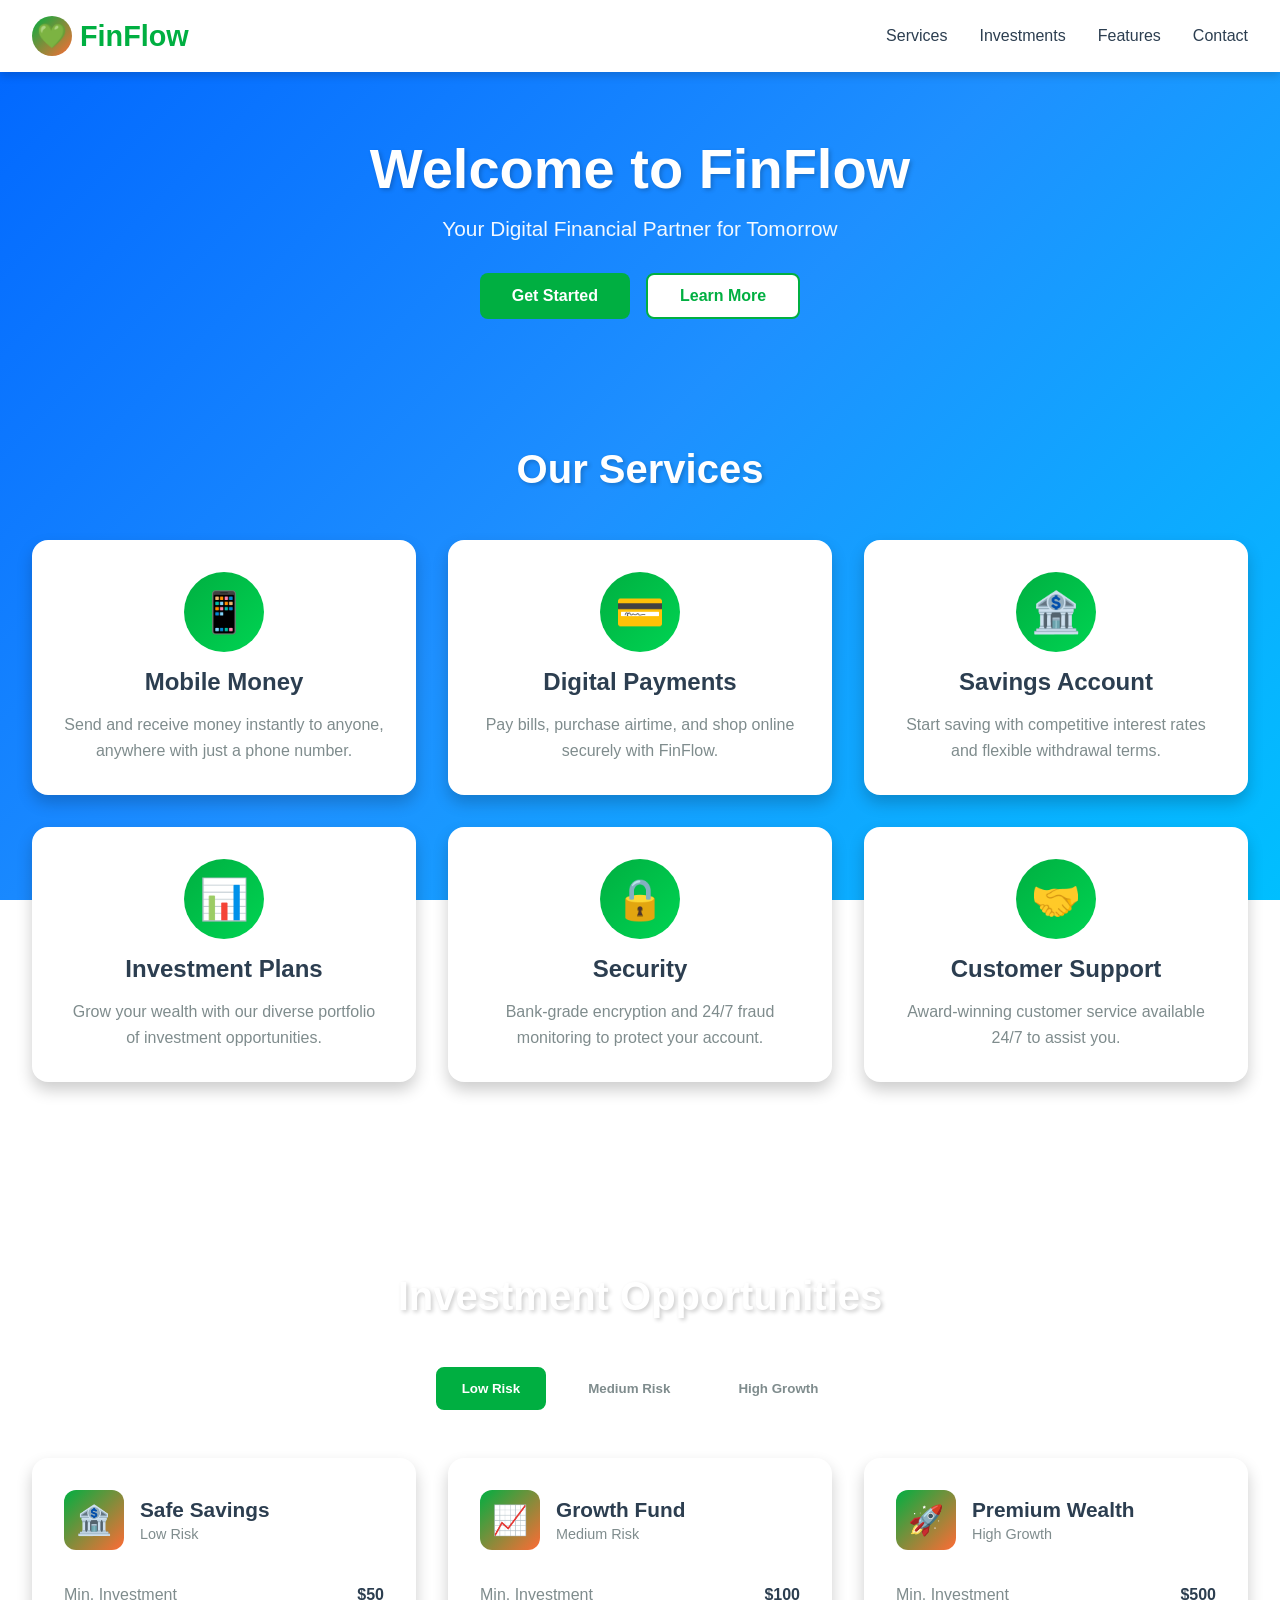
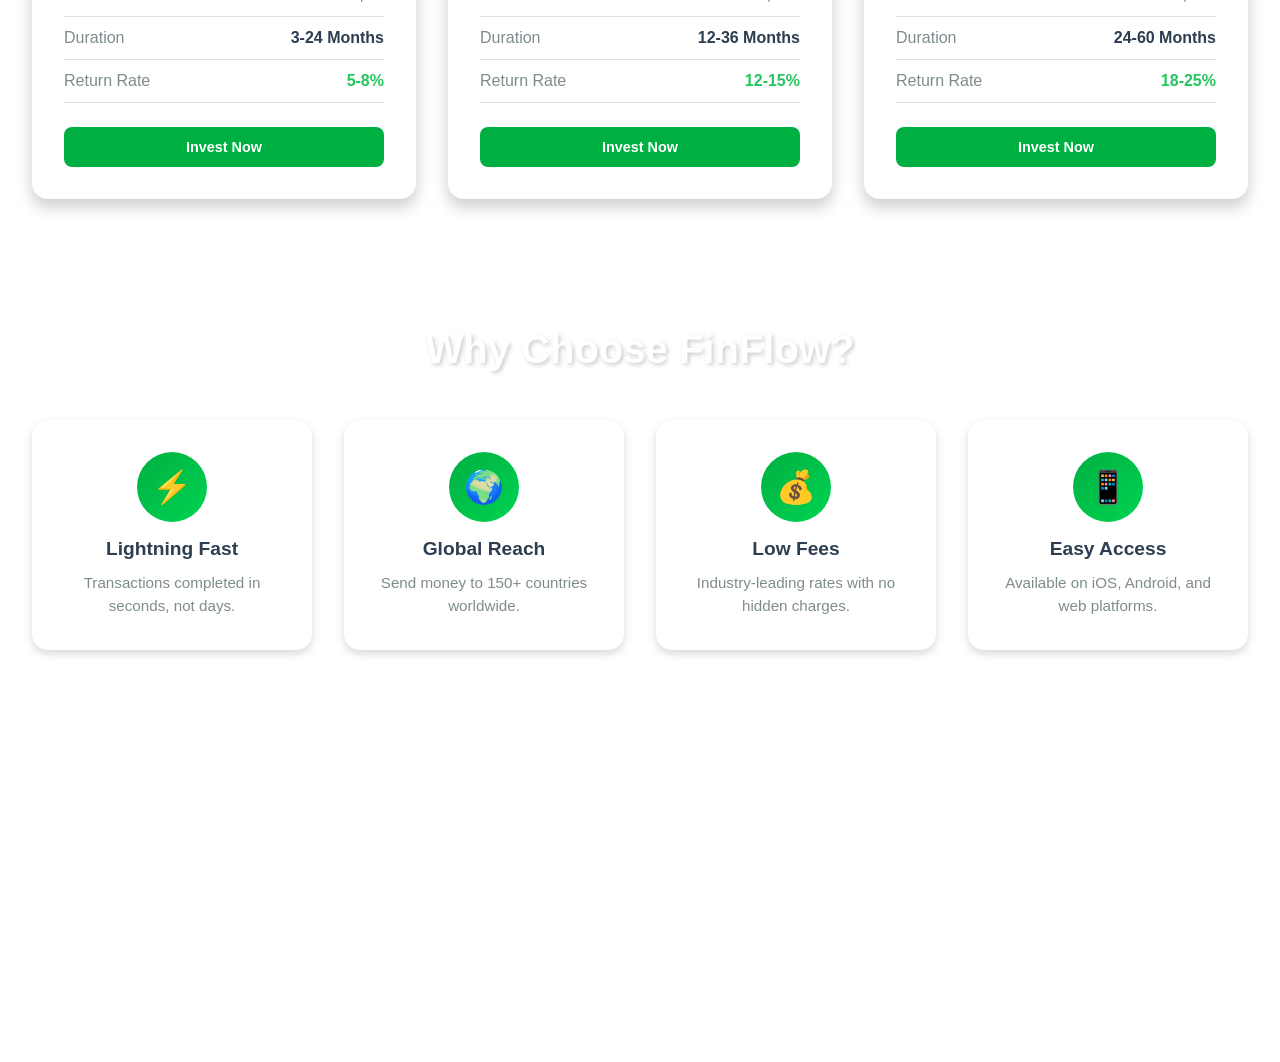
<file: index.html>
<!DOCTYPE html>
<html lang="en">
<head>
    <meta charset="UTF-8">
    <meta name="viewport" content="width=device-width, initial-scale=1.0">
    <title>FinFlow - Digital Financial Services</title>
    <style>
        * {
            margin: 0;
            padding: 0;
            box-sizing: border-box;
        }

        :root {
            --primary-color: #00af41;
            --secondary-color: #ff6b35;
            --dark-bg: #1a1a1a;
            --light-bg: #f8f9fa;
            --text-dark: #2c3e50;
            --text-light: #7f8c8d;
            --border-color: #e0e0e0;
            --shadow-sm: 0 2px 4px rgba(0, 0, 0, 0.1);
            --shadow-md: 0 4px 8px rgba(0, 0, 0, 0.15);
            --shadow-lg: 0 8px 16px rgba(0, 0, 0, 0.2);
            --shadow-xl: 0 16px 32px rgba(0, 0, 0, 0.25);
        }

        body {
            background: linear-gradient(135deg, #0066ff 0%, #1e90ff 50%, #00bfff 100%);
            background-attachment: fixed;
            font-family: 'Segoe UI', Tahoma, Geneva, Verdana, sans-serif;
            color: var(--text-dark);
            min-height: 100vh;
        }

        /* Header & Navigation */
        header {
            background: white;
            box-shadow: var(--shadow-md);
            position: sticky;
            top: 0;
            z-index: 1000;
        }

        .header-container {
            display: flex;
            justify-content: space-between;
            align-items: center;
            padding: 1rem 2rem;
            max-width: 1400px;
            margin: 0 auto;
        }

        .logo {
            display: flex;
            align-items: center;
            gap: 0.5rem;
            font-size: 1.8rem;
            font-weight: 700;
            color: var(--primary-color);
        }

        .logo-icon {
            width: 40px;
            height: 40px;
            background: linear-gradient(135deg, var(--primary-color), var(--secondary-color));
            border-radius: 50%;
            display: flex;
            align-items: center;
            justify-content: center;
            color: white;
            font-weight: bold;
            font-size: 1.5rem;
        }

        .nav-links {
            display: flex;
            gap: 2rem;
            list-style: none;
        }

        .nav-links a {
            text-decoration: none;
            color: var(--text-dark);
            font-weight: 500;
            transition: color 0.3s ease;
        }

        .nav-links a:hover {
            color: var(--primary-color);
        }

        .nav-links a.active {
            color: var(--primary-color);
            border-bottom: 2px solid var(--primary-color);
            padding-bottom: 0.25rem;
        }

        /* Hero Section */
        .hero {
            padding: 4rem 2rem;
            text-align: center;
            color: white;
            max-width: 1400px;
            margin: 0 auto;
        }

        .hero h1 {
            font-size: 3.5rem;
            margin-bottom: 1rem;
            text-shadow: 2px 2px 4px rgba(0, 0, 0, 0.2);
        }

        .hero p {
            font-size: 1.3rem;
            margin-bottom: 2rem;
            opacity: 0.95;
        }

        .cta-buttons {
            display: flex;
            gap: 1rem;
            justify-content: center;
            flex-wrap: wrap;
        }

        .btn {
            padding: 0.75rem 2rem;
            border: none;
            border-radius: 0.5rem;
            font-size: 1rem;
            font-weight: 600;
            cursor: pointer;
            transition: all 0.3s ease;
            text-decoration: none;
            display: inline-block;
        }

        .btn-primary {
            background: var(--primary-color);
            color: white;
        }

        .btn-primary:hover {
            background: #008a32;
            transform: translateY(-2px);
            box-shadow: var(--shadow-lg);
        }

        .btn-secondary {
            background: white;
            color: var(--primary-color);
            border: 2px solid var(--primary-color);
        }

        .btn-secondary:hover {
            background: var(--primary-color);
            color: white;
            transform: translateY(-2px);
        }

        .btn-primary-sm {
            padding: 0.5rem 1.5rem;
            font-size: 0.9rem;
        }

        /* Main Container */
        .container {
            max-width: 1400px;
            margin: 0 auto;
            padding: 0 2rem;
        }

        /* Services Section */
        .services {
            padding: 4rem 0;
        }

        .section-title {
            text-align: center;
            font-size: 2.5rem;
            margin-bottom: 3rem;
            color: white;
            text-shadow: 2px 2px 4px rgba(0, 0, 0, 0.2);
        }

        .services-grid {
            display: grid;
            grid-template-columns: repeat(auto-fit, minmax(300px, 1fr));
            gap: 2rem;
            margin-bottom: 4rem;
        }

        .service-card {
            background: white;
            border-radius: 1rem;
            padding: 2rem;
            text-align: center;
            box-shadow: var(--shadow-lg);
            transition: all 0.3s ease;
            opacity: 0;
        }

        .service-card:hover {
            transform: translateY(-10px);
            box-shadow: var(--shadow-xl);
        }

        .service-icon {
            width: 80px;
            height: 80px;
            margin: 0 auto 1rem;
            background: linear-gradient(135deg, var(--primary-color), #00d452);
            border-radius: 50%;
            display: flex;
            align-items: center;
            justify-content: center;
            font-size: 2.5rem;
        }

        .service-card h3 {
            font-size: 1.5rem;
            margin-bottom: 1rem;
            color: var(--text-dark);
        }

        .service-card p {
            color: var(--text-light);
            line-height: 1.6;
        }

        /* Investment Section */
        .investments {
            padding: 4rem 0;
        }

        .tab-buttons {
            display: flex;
            justify-content: center;
            gap: 1rem;
            margin-bottom: 3rem;
            flex-wrap: wrap;
        }

        .tab-btn {
            padding: 0.75rem 1.5rem;
            background: white;
            border: 2px solid transparent;
            border-radius: 0.5rem;
            cursor: pointer;
            font-weight: 600;
            transition: all 0.3s ease;
            color: var(--text-light);
        }

        .tab-btn:hover {
            border-color: var(--primary-color);
        }

        .tab-btn.active {
            background: var(--primary-color);
            color: white;
            border-color: var(--primary-color);
        }

        .investment-cards {
            display: grid;
            grid-template-columns: repeat(auto-fit, minmax(280px, 1fr));
            gap: 2rem;
        }

        .investment-card {
            background: white;
            border-radius: 1rem;
            padding: 2rem;
            box-shadow: var(--shadow-lg);
            transition: all 0.3s ease;
            opacity: 0;
        }

        .investment-card:hover {
            transform: translateY(-10px);
            box-shadow: var(--shadow-xl);
        }

        .investment-header {
            display: flex;
            align-items: center;
            gap: 1rem;
            margin-bottom: 1.5rem;
        }

        .investment-icon {
            width: 60px;
            height: 60px;
            background: linear-gradient(135deg, var(--primary-color), var(--secondary-color));
            border-radius: 0.75rem;
            display: flex;
            align-items: center;
            justify-content: center;
            font-size: 1.8rem;
        }

        .investment-info h4 {
            font-size: 1.3rem;
            color: var(--text-dark);
            margin-bottom: 0.25rem;
        }

        .investment-info p {
            color: var(--text-light);
            font-size: 0.9rem;
        }

        .investment-details {
            margin-bottom: 1.5rem;
        }

        .detail-row {
            display: flex;
            justify-content: space-between;
            padding: 0.75rem 0;
            border-bottom: 1px solid var(--border-color);
        }

        .detail-label {
            color: var(--text-light);
        }

        .detail-value {
            font-weight: 600;
            color: var(--text-dark);
        }

        .return-positive {
            color: #22c55e;
        }

        .return-negative {
            color: #ef4444;
        }

        .invest-btn {
            width: 100%;
            padding: 0.75rem;
            background: var(--primary-color);
            color: white;
            border: none;
            border-radius: 0.5rem;
            font-weight: 600;
            cursor: pointer;
            transition: all 0.3s ease;
        }

        .invest-btn:hover {
            background: #008a32;
            transform: translateY(-2px);
        }

        /* Features Section */
        .features {
            padding: 4rem 0;
        }

        .features-grid {
            display: grid;
            grid-template-columns: repeat(auto-fit, minmax(250px, 1fr));
            gap: 2rem;
        }

        .feature-item {
            background: white;
            padding: 2rem;
            border-radius: 1rem;
            text-align: center;
            box-shadow: var(--shadow-md);
            transition: all 0.3s ease;
            opacity: 0;
        }

        .feature-item:hover {
            transform: scale(1.05);
            box-shadow: var(--shadow-lg);
        }

        .feature-icon {
            width: 70px;
            height: 70px;
            margin: 0 auto 1rem;
            background: linear-gradient(135deg, #00af41, #00d452);
            border-radius: 50%;
            display: flex;
            align-items: center;
            justify-content: center;
            font-size: 2rem;
        }

        .feature-item h4 {
            font-size: 1.2rem;
            margin-bottom: 0.75rem;
            color: var(--text-dark);
        }

        .feature-item p {
            color: var(--text-light);
            font-size: 0.95rem;
            line-height: 1.5;
        }

        /* Stats Section */
        .stats {
            padding: 4rem 0;
            background: rgba(255, 255, 255, 0.1);
            border-radius: 1rem;
            margin-bottom: 4rem;
        }

        .stats-grid {
            display: grid;
            grid-template-columns: repeat(auto-fit, minmax(200px, 1fr));
            gap: 2rem;
        }

        .stat-box {
            text-align: center;
            color: white;
        }

        .stat-box h3 {
            font-size: 2.5rem;
            margin-bottom: 0.5rem;
        }

        .stat-box p {
            font-size: 1.1rem;
            opacity: 0.9;
        }

        /* Modal Styles */
        .modal {
            position: fixed;
            top: 0;
            left: 0;
            width: 100%;
            height: 100%;
            background: rgba(0, 0, 0, 0.5);
            display: flex;
            align-items: center;
            justify-content: center;
            z-index: 2000;
            animation: fadeIn 0.3s ease;
        }

        .modal-content {
            background: white;
            padding: 2rem;
            border-radius: 1rem;
            max-width: 500px;
            width: 90%;
            position: relative;
            box-shadow: var(--shadow-xl);
            animation: slideUp 0.3s ease;
        }

        .modal-close {
            position: absolute;
            top: 1rem;
            right: 1rem;
            background: none;
            border: none;
            font-size: 1.5rem;
            cursor: pointer;
            color: var(--text-light);
            transition: color 0.3s ease;
        }

        .modal-close:hover {
            color: var(--text-dark);
        }

        .modal-content h2 {
            font-size: 1.5rem;
            margin-bottom: 1.5rem;
            color: var(--primary-color);
        }

        /* Form Styles */
        .investment-form {
            display: flex;
            flex-direction: column;
            gap: 1rem;
        }

        .form-group {
            display: flex;
            flex-direction: column;
        }

        .form-group label {
            font-weight: 600;
            margin-bottom: 0.5rem;
            color: var(--text-dark);
        }

        .form-group input,
        .form-group select {
            padding: 0.75rem;
            border: 1px solid var(--border-color);
            border-radius: 0.5rem;
            font-size: 1rem;
            transition: border-color 0.3s ease;
        }

        .form-group input:focus,
        .form-group select:focus {
            outline: none;
            border-color: var(--primary-color);
            box-shadow: 0 0 0 3px rgba(0, 175, 65, 0.1);
        }

        .investment-form .btn {
            margin-top: 1rem;
            width: 100%;
        }

        /* Animations */
        @keyframes fadeIn {
            from {
                opacity: 0;
            }
            to {
                opacity: 1;
            }
        }

        @keyframes slideUp {
            from {
                transform: translateY(50px);
                opacity: 0;
            }
            to {
                transform: translateY(0);
                opacity: 1;
            }
        }

        @keyframes slideIn {
            from {
                transform: translateX(100px);
                opacity: 0;
            }
            to {
                transform: translateX(0);
                opacity: 1;
            }
        }

        /* Money Colors */
        .money-addition,
        .income,
        .credit,
        .gain,
        .profit {
            color: #22c55e !important;
            font-weight: 600;
        }

        .money-deduction,
        .expense,
        .debit,
        .loss,
        .charge,
        .fee {
            color: #ef4444 !important;
            font-weight: 600;
        }

        /* Responsive */
        @media (max-width: 768px) {
            .hero h1 {
                font-size: 2.5rem;
            }

            .section-title {
                font-size: 2rem;
            }

            .nav-links {
                gap: 1rem;
                font-size: 0.9rem;
            }

            .cta-buttons {
                flex-direction: column;
                align-items: center;
            }
        }
    </style>
</head>
<body>
    <!-- Header -->
    <header>
        <div class="header-container">
            <div class="logo">
                <div class="logo-icon">💚</div>
                <span>FinFlow</span>
            </div>
            <nav>
                <ul class="nav-links">
                    <li><a href="#services" class="nav-link">Services</a></li>
                    <li><a href="#investments" class="nav-link">Investments</a></li>
                    <li><a href="#features" class="nav-link">Features</a></li>
                    <li><a href="#contact" class="nav-link">Contact</a></li>
                </ul>
            </nav>
        </div>
    </header>

    <!-- Hero Section -->
    <section class="hero">
        <h1>Welcome to FinFlow</h1>
        <p>Your Digital Financial Partner for Tomorrow</p>
        <div class="cta-buttons">
            <button class="btn btn-primary">Get Started</button>
            <button class="btn btn-secondary">Learn More</button>
        </div>
    </section>

    <!-- Services Section -->
    <section class="services" id="services">
        <div class="container">
            <h2 class="section-title">Our Services</h2>
            <div class="services-grid">
                <div class="service-card">
                    <div class="service-icon">📱</div>
                    <h3>Mobile Money</h3>
                    <p>Send and receive money instantly to anyone, anywhere with just a phone number.</p>
                </div>
                <div class="service-card">
                    <div class="service-icon">💳</div>
                    <h3>Digital Payments</h3>
                    <p>Pay bills, purchase airtime, and shop online securely with FinFlow.</p>
                </div>
                <div class="service-card">
                    <div class="service-icon">🏦</div>
                    <h3>Savings Account</h3>
                    <p>Start saving with competitive interest rates and flexible withdrawal terms.</p>
                </div>
                <div class="service-card">
                    <div class="service-icon">📊</div>
                    <h3>Investment Plans</h3>
                    <p>Grow your wealth with our diverse portfolio of investment opportunities.</p>
                </div>
                <div class="service-card">
                    <div class="service-icon">🔒</div>
                    <h3>Security</h3>
                    <p>Bank-grade encryption and 24/7 fraud monitoring to protect your account.</p>
                </div>
                <div class="service-card">
                    <div class="service-icon">🤝</div>
                    <h3>Customer Support</h3>
                    <p>Award-winning customer service available 24/7 to assist you.</p>
                </div>
            </div>
        </div>
    </section>

    <!-- Investment Section -->
    <section class="investments" id="investments">
        <div class="container">
            <h2 class="section-title">Investment Opportunities</h2>
            <div class="tab-buttons">
                <button class="tab-btn active" data-tab="tab1">Low Risk</button>
                <button class="tab-btn" data-tab="tab2">Medium Risk</button>
                <button class="tab-btn" data-tab="tab3">High Growth</button>
            </div>
            <div class="investment-cards">
                <div class="investment-card">
                    <div class="investment-header">
                        <div class="investment-icon">🏦</div>
                        <div class="investment-info">
                            <h4>Safe Savings</h4>
                            <p>Low Risk</p>
                        </div>
                    </div>
                    <div class="investment-details">
                        <div class="detail-row">
                            <span class="detail-label">Min. Investment</span>
                            <span class="detail-value">$50</span>
                        </div>
                        <div class="detail-row">
                            <span class="detail-label">Duration</span>
                            <span class="detail-value">3-24 Months</span>
                        </div>
                        <div class="detail-row">
                            <span class="detail-label">Return Rate</span>
                            <span class="detail-value return-positive">5-8%</span>
                        </div>
                    </div>
                    <button class="invest-btn btn-primary-sm">Invest Now</button>
                </div>
                <div class="investment-card">
                    <div class="investment-header">
                        <div class="investment-icon">📈</div>
                        <div class="investment-info">
                            <h4>Growth Fund</h4>
                            <p>Medium Risk</p>
                        </div>
                    </div>
                    <div class="investment-details">
                        <div class="detail-row">
                            <span class="detail-label">Min. Investment</span>
                            <span class="detail-value">$100</span>
                        </div>
                        <div class="detail-row">
                            <span class="detail-label">Duration</span>
                            <span class="detail-value">12-36 Months</span>
                        </div>
                        <div class="detail-row">
                            <span class="detail-label">Return Rate</span>
                            <span class="detail-value return-positive">12-15%</span>
                        </div>
                    </div>
                    <button class="invest-btn btn-primary-sm">Invest Now</button>
                </div>
                <div class="investment-card">
                    <div class="investment-header">
                        <div class="investment-icon">🚀</div>
                        <div class="investment-info">
                            <h4>Premium Wealth</h4>
                            <p>High Growth</p>
                        </div>
                    </div>
                    <div class="investment-details">
                        <div class="detail-row">
                            <span class="detail-label">Min. Investment</span>
                            <span class="detail-value">$500</span>
                        </div>
                        <div class="detail-row">
                            <span class="detail-label">Duration</span>
                            <span class="detail-value">24-60 Months</span>
                        </div>
                        <div class="detail-row">
                            <span class="detail-label">Return Rate</span>
                            <span class="detail-value return-positive">18-25%</span>
                        </div>
                    </div>
                    <button class="invest-btn btn-primary-sm">Invest Now</button>
                </div>
            </div>
        </div>
    </section>

    <!-- Features Section -->
    <section class="features" id="features">
        <div class="container">
            <h2 class="section-title">Why Choose FinFlow?</h2>
            <div class="features-grid">
                <div class="feature-item">
                    <div class="feature-icon">⚡</div>
                    <h4>Lightning Fast</h4>
                    <p>Transactions completed in seconds, not days.</p>
                </div>
                <div class="feature-item">
                    <div class="feature-icon">🌍</div>
                    <h4>Global Reach</h4>
                    <p>Send money to 150+ countries worldwide.</p>
                </div>
                <div class="feature-item">
                    <div class="feature-icon">💰</div>
                    <h4>Low Fees</h4>
                    <p>Industry-leading rates with no hidden charges.</p>
                </div>
                <div class="feature-item">
                    <div class="feature-icon">📱</div>
                    <h4>Easy Access</h4>
                    <p>Available on iOS, Android, and web platforms.</p>
                </div>
            </div>
        </div>
    </section>

    <!-- Stats Section -->
    <section class="stats" id="stats">
        <div class="container">
            <div class="stats-grid">
                <div class="stat-box">
                    <h3>2.5M+</h3>
                    <p>Active Users</p>
                </div>
                <div class="stat-box">
                    <h3>$500M+</h3>
                    <p>Total Transactions</p>
                </div>
                <div class="stat-box">
                    <h3>150+</h3>
                    <p>Countries Supported</p>
                </div>
                <div class="stat-box">
                    <h3>24/7</h3>
                    <p>Customer Support</p>
                </div>
            </div>
        </div>
    </section>

    <!-- Footer -->
    <footer style="text-align: center; padding: 2rem; color: white; margin-top: 4rem;">
        <p>&copy; 2024 FinFlow. All rights reserved. | Secure Financial Solutions</p>
    </footer>

    <script src="fintech-script.js"></script>
</body>
</html>
</file>
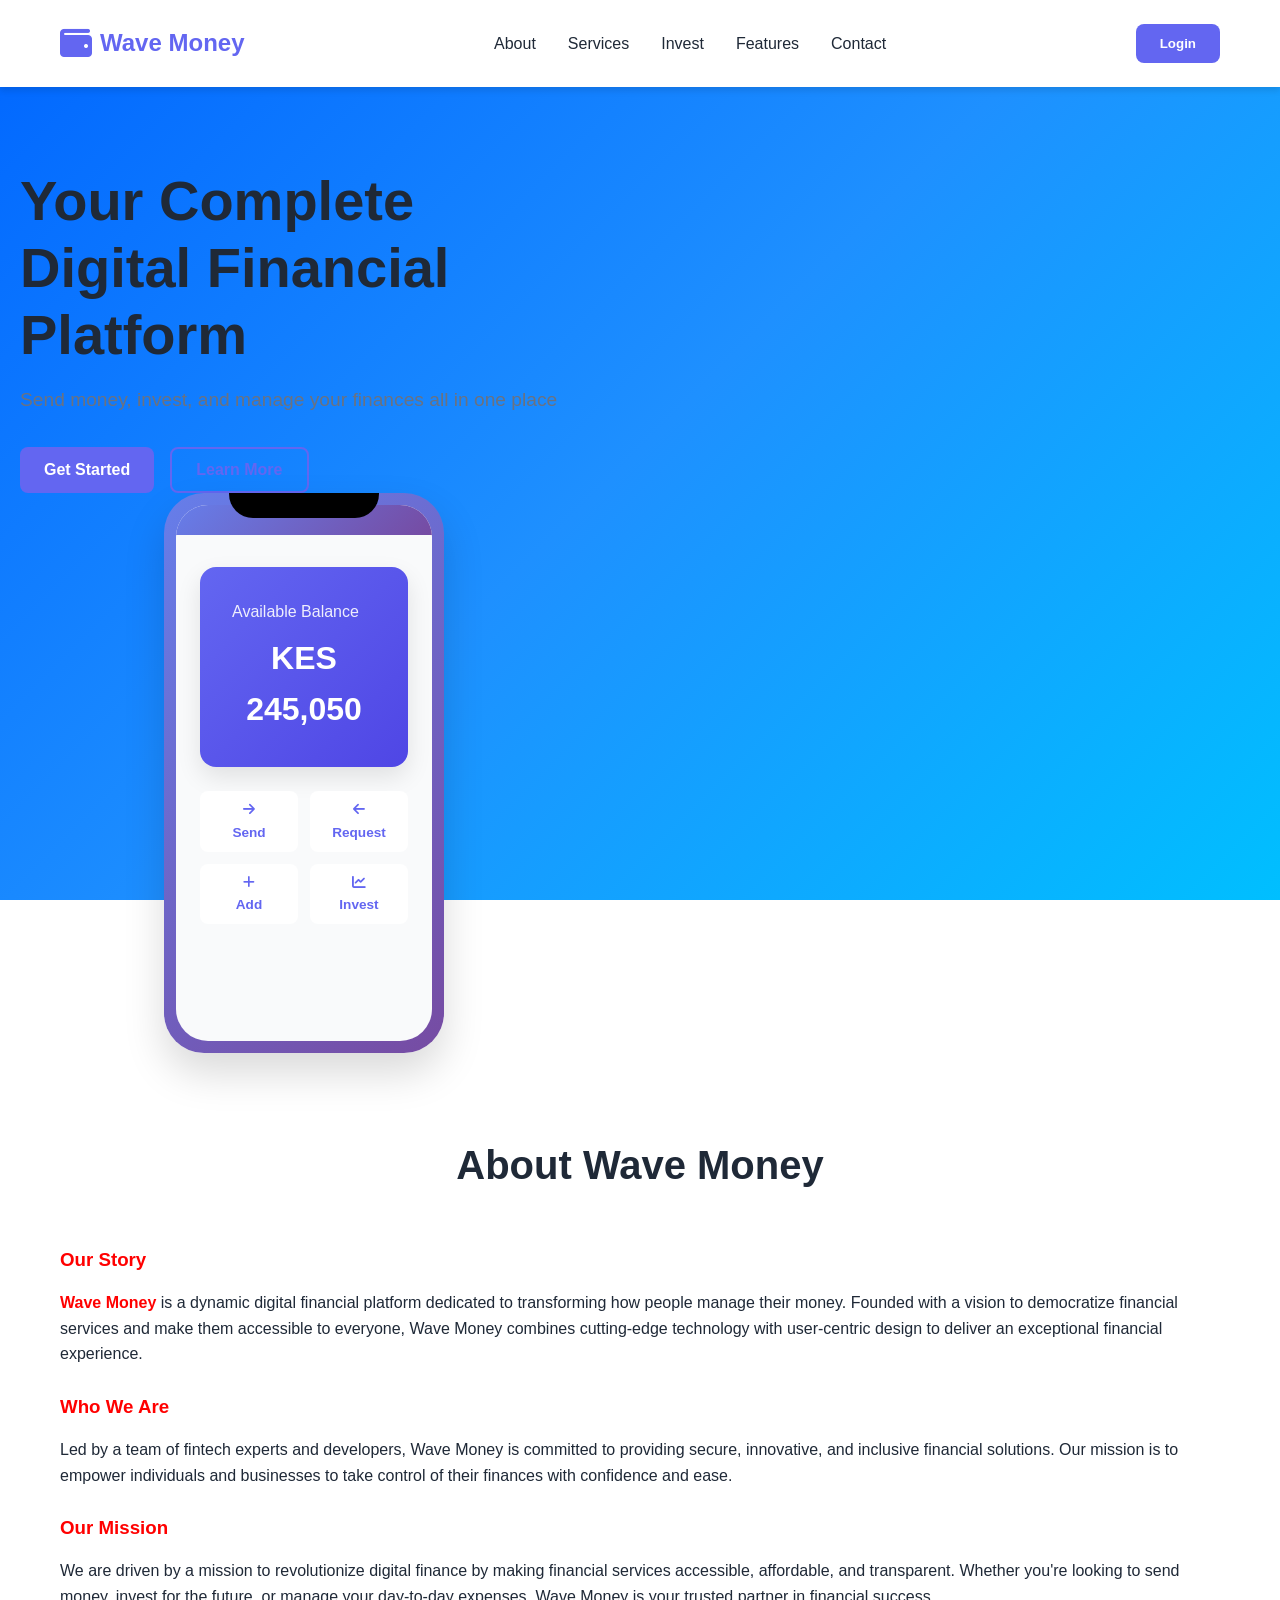
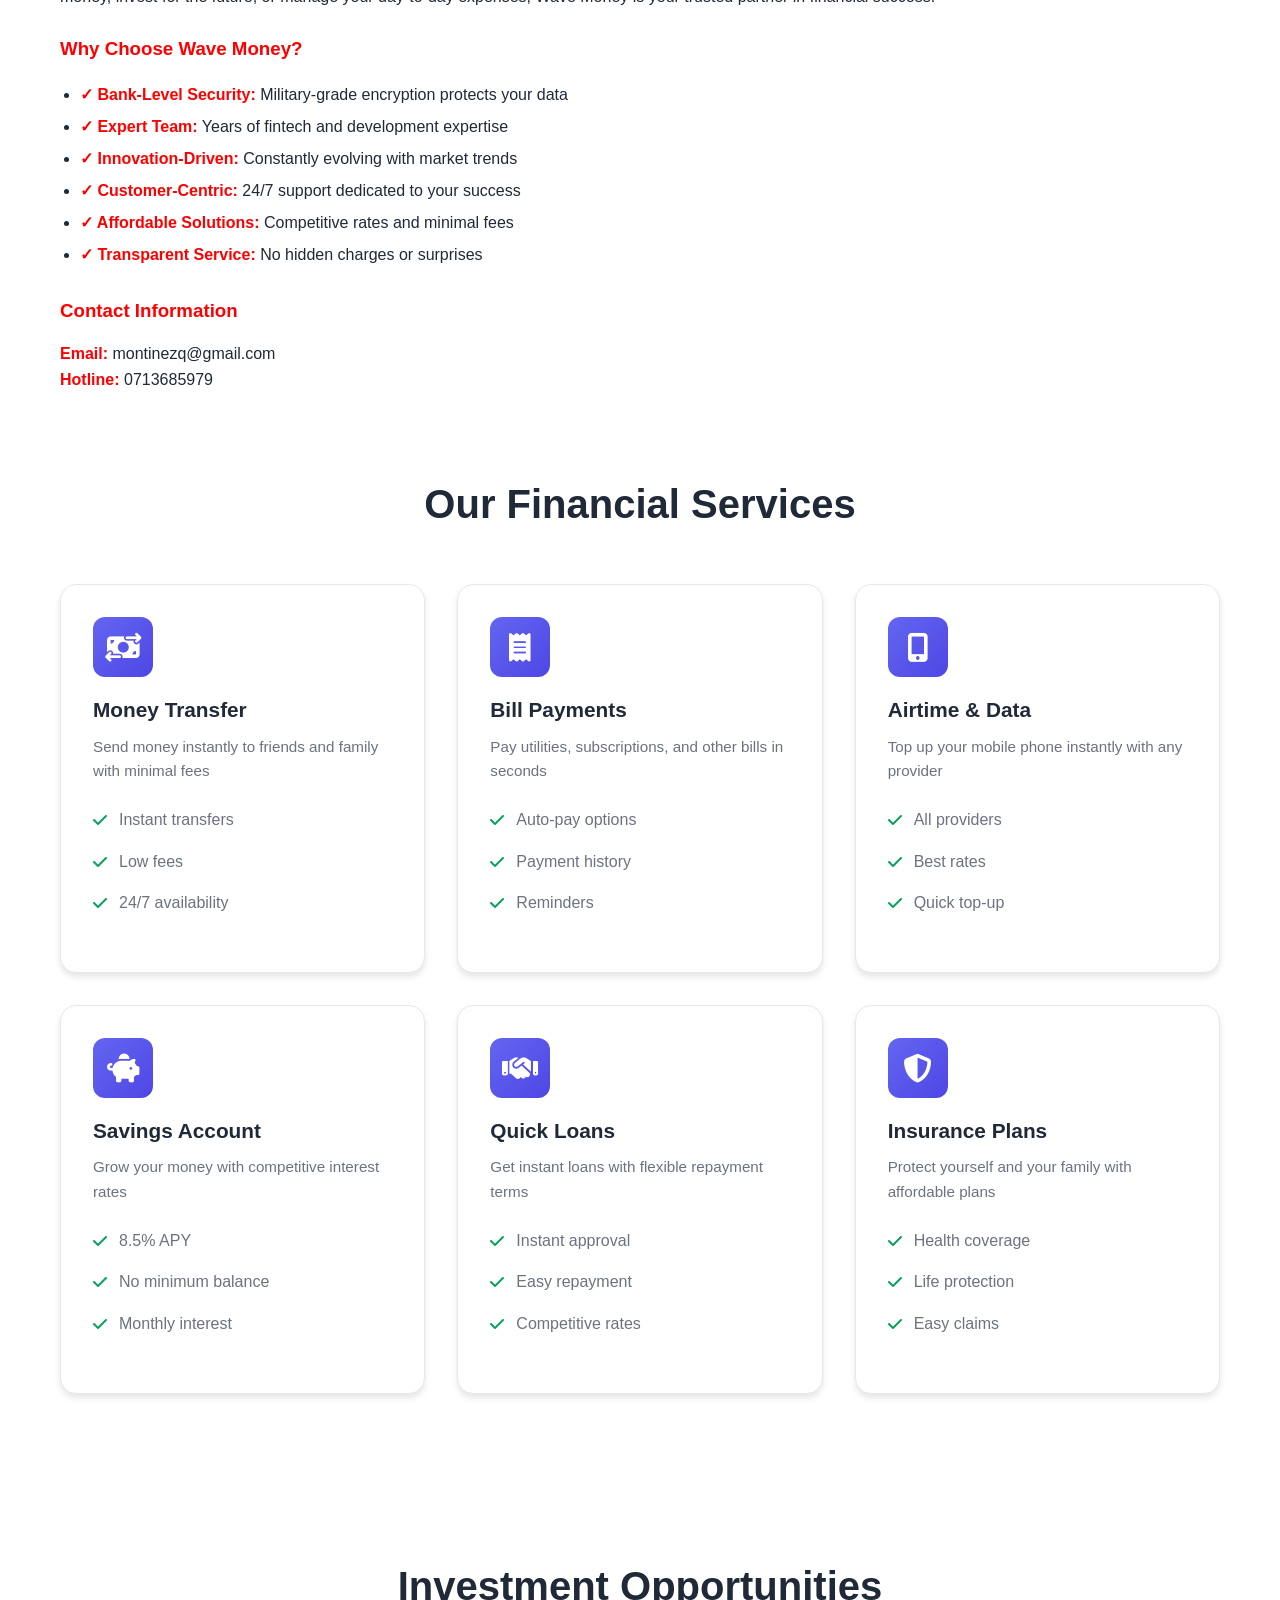
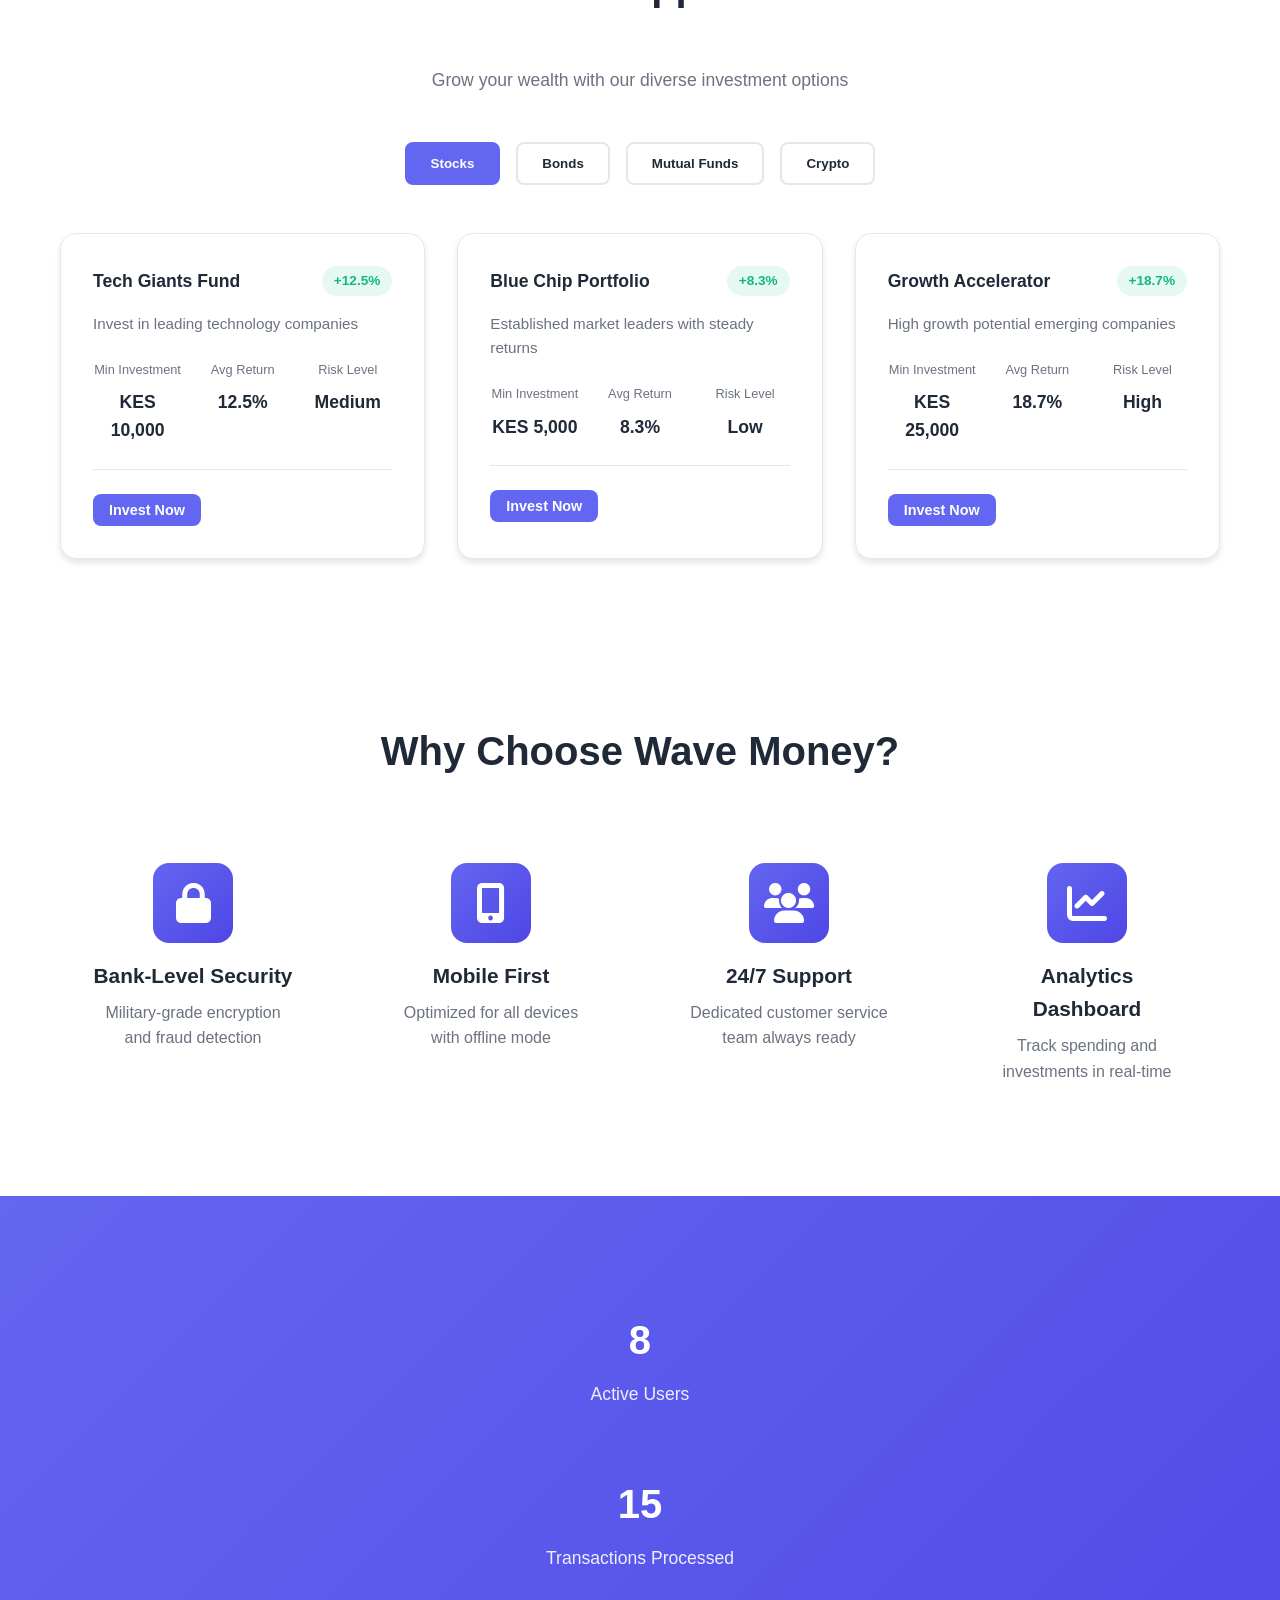
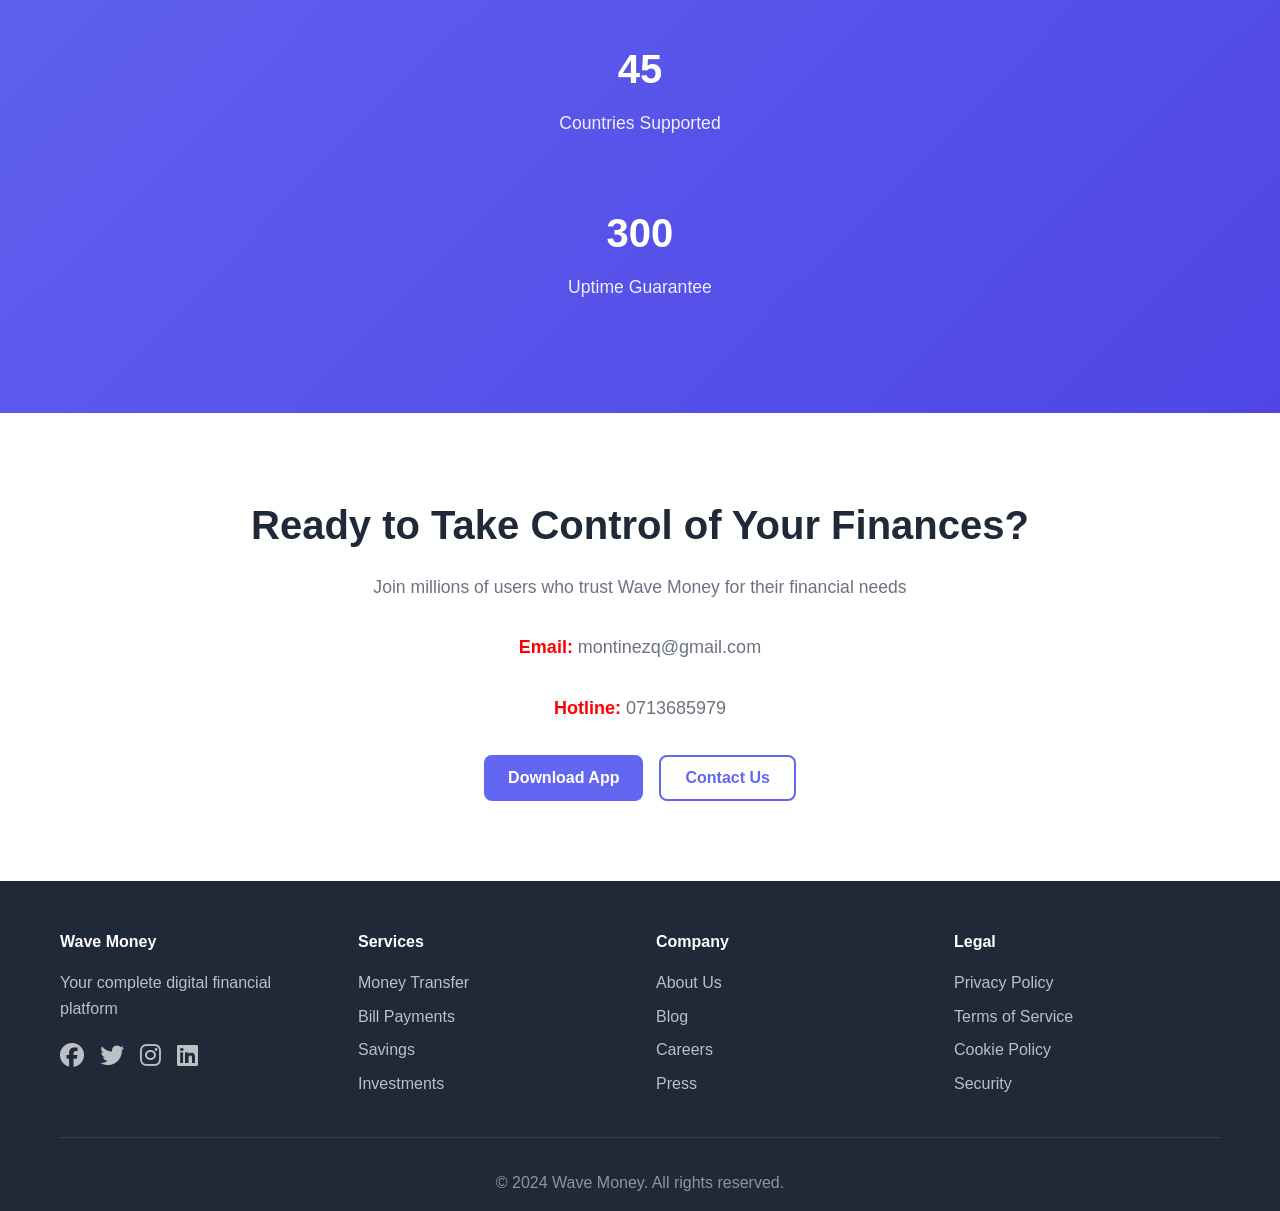
<file: fintech-index.html>
<!DOCTYPE html>
<html lang="en">
<head>
    <meta charset="UTF-8">
    <meta name="viewport" content="width=device-width, initial-scale=1.0">
    <title>Wave Money - Digital Financial Platform</title>
    <link rel="stylesheet" href="fintech-styles.css">
    <link rel="stylesheet" href="https://cdnjs.cloudflare.com/ajax/libs/font-awesome/6.4.0/css/all.min.css">
</head>
<body>
    <!-- Navigation Bar -->
    <nav class="navbar">
        <div class="container">
            <div class="nav-wrapper">
                <div class="logo">
                    <i class="fas fa-wallet"></i>
                    <span>Wave Money</span>
                </div>
                <ul class="nav-links">
                    <li><a href="#about">About</a></li>
                    <li><a href="#services">Services</a></li>
                    <li><a href="#invest">Invest</a></li>
                    <li><a href="#features">Features</a></li>
                    <li><a href="#contact">Contact</a></li>
                </ul>
                <button class="nav-btn">Login</button>
            </div>
        </div>
    </nav>

    <!-- Hero Section -->
    <section class="hero">
        <div class="container">
            <div class="hero-content">
                <h1>Your Complete Digital Financial Platform</h1>
                <p>Send money, invest, and manage your finances all in one place</p>
                <div class="hero-buttons">
                    <button class="btn btn-primary">Get Started</button>
                    <button class="btn btn-secondary">Learn More</button>
                </div>
            </div>
            <div class="hero-visual">
                <div class="phone-mockup">
                    <div class="phone-screen">
                        <div class="status-bar"></div>
                        <div class="app-content">
                            <div class="balance-card">
                                <p>Available Balance</p>
                                <h2>KES 245,050</h2>
                            </div>
                            <div class="quick-actions">
                                <button><i class="fas fa-arrow-right"></i> Send</button>
                                <button><i class="fas fa-arrow-left"></i> Request</button>
                                <button><i class="fas fa-plus"></i> Add</button>
                                <button><i class="fas fa-chart-line"></i> Invest</button>
                            </div>
                        </div>
                    </div>
                </div>
            </div>
        </div>
    </section>

    <!-- About Section -->
    <section class="about" id="about">
        <div class="container">
            <h2>About Wave Money</h2>
            <div class="about-content">
                <div class="about-text">
                    <h3 style="color: #ff0000; margin-bottom: 15px;">Our Story</h3>
                    <p><span style="color: #ff0000; font-weight: bold;">Wave Money</span> is a dynamic digital financial platform dedicated to transforming how people manage their money. Founded with a vision to democratize financial services and make them accessible to everyone, Wave Money combines cutting-edge technology with user-centric design to deliver an exceptional financial experience.</p>
                    
                    <h3 style="color: #ff0000; margin-top: 25px; margin-bottom: 15px;">Who We Are</h3>
                    <p>Led by a team of fintech experts and developers, Wave Money is committed to providing secure, innovative, and inclusive financial solutions. Our mission is to empower individuals and businesses to take control of their finances with confidence and ease.</p>
                    
                    <h3 style="color: #ff0000; margin-top: 25px; margin-bottom: 15px;">Our Mission</h3>
                    <p>We are driven by a mission to revolutionize digital finance by making financial services accessible, affordable, and transparent. Whether you're looking to send money, invest for the future, or manage your day-to-day expenses, Wave Money is your trusted partner in financial success.</p>
                    
                    <h3 style="color: #ff0000; margin-top: 25px; margin-bottom: 15px;">Why Choose Wave Money?</h3>
                    <ul style="margin-left: 20px; line-height: 2;">
                        <li><span style="color: #ff0000; font-weight: bold;">✓ Bank-Level Security:</span> Military-grade encryption protects your data</li>
                        <li><span style="color: #ff0000; font-weight: bold;">✓ Expert Team:</span> Years of fintech and development expertise</li>
                        <li><span style="color: #ff0000; font-weight: bold;">✓ Innovation-Driven:</span> Constantly evolving with market trends</li>
                        <li><span style="color: #ff0000; font-weight: bold;">✓ Customer-Centric:</span> 24/7 support dedicated to your success</li>
                        <li><span style="color: #ff0000; font-weight: bold;">✓ Affordable Solutions:</span> Competitive rates and minimal fees</li>
                        <li><span style="color: #ff0000; font-weight: bold;">✓ Transparent Service:</span> No hidden charges or surprises</li>
                    </ul>

                    <h3 style="color: #ff0000; margin-top: 25px; margin-bottom: 15px;">Contact Information</h3>
                    <p><span style="color: #ff0000; font-weight: bold;">Email:</span> montinezq@gmail.com</p>
                    <p><span style="color: #ff0000; font-weight: bold;">Hotline:</span> 0713685979</p>
                </div>
            </div>
        </div>
    </section>

    <!-- Services Section -->
    <section class="services" id="services">
        <div class="container">
            <h2>Our Financial Services</h2>
            <div class="services-grid">
                <!-- Money Transfer -->
                <div class="service-card">
                    <div class="service-icon">
                        <i class="fas fa-money-bill-transfer"></i>
                    </div>
                    <h3>Money Transfer</h3>
                    <p>Send money instantly to friends and family with minimal fees</p>
                    <ul class="service-features">
                        <li><i class="fas fa-check"></i> Instant transfers</li>
                        <li><i class="fas fa-check"></i> Low fees</li>
                        <li><i class="fas fa-check"></i> 24/7 availability</li>
                    </ul>
                </div>

                <!-- Bill Payments -->
                <div class="service-card">
                    <div class="service-icon">
                        <i class="fas fa-receipt"></i>
                    </div>
                    <h3>Bill Payments</h3>
                    <p>Pay utilities, subscriptions, and other bills in seconds</p>
                    <ul class="service-features">
                        <li><i class="fas fa-check"></i> Auto-pay options</li>
                        <li><i class="fas fa-check"></i> Payment history</li>
                        <li><i class="fas fa-check"></i> Reminders</li>
                    </ul>
                </div>

                <!-- Airtime & Data -->
                <div class="service-card">
                    <div class="service-icon">
                        <i class="fas fa-mobile-alt"></i>
                    </div>
                    <h3>Airtime & Data</h3>
                    <p>Top up your mobile phone instantly with any provider</p>
                    <ul class="service-features">
                        <li><i class="fas fa-check"></i> All providers</li>
                        <li><i class="fas fa-check"></i> Best rates</li>
                        <li><i class="fas fa-check"></i> Quick top-up</li>
                    </ul>
                </div>

                <!-- Savings Account -->
                <div class="service-card">
                    <div class="service-icon">
                        <i class="fas fa-piggy-bank"></i>
                    </div>
                    <h3>Savings Account</h3>
                    <p>Grow your money with competitive interest rates</p>
                    <ul class="service-features">
                        <li><i class="fas fa-check"></i> 8.5% APY</li>
                        <li><i class="fas fa-check"></i> No minimum balance</li>
                        <li><i class="fas fa-check"></i> Monthly interest</li>
                    </ul>
                </div>

                <!-- Loans -->
                <div class="service-card">
                    <div class="service-icon">
                        <i class="fas fa-handshake"></i>
                    </div>
                    <h3>Quick Loans</h3>
                    <p>Get instant loans with flexible repayment terms</p>
                    <ul class="service-features">
                        <li><i class="fas fa-check"></i> Instant approval</li>
                        <li><i class="fas fa-check"></i> Easy repayment</li>
                        <li><i class="fas fa-check"></i> Competitive rates</li>
                    </ul>
                </div>

                <!-- Insurance -->
                <div class="service-card">
                    <div class="service-icon">
                        <i class="fas fa-shield-alt"></i>
                    </div>
                    <h3>Insurance Plans</h3>
                    <p>Protect yourself and your family with affordable plans</p>
                    <ul class="service-features">
                        <li><i class="fas fa-check"></i> Health coverage</li>
                        <li><i class="fas fa-check"></i> Life protection</li>
                        <li><i class="fas fa-check"></i> Easy claims</li>
                    </ul>
                </div>
            </div>
        </div>
    </section>

    <!-- Investment Options Section -->
    <section class="investment" id="invest">
        <div class="container">
            <h2>Investment Opportunities</h2>
            <p class="section-subtitle">Grow your wealth with our diverse investment options</p>
            
            <div class="investment-tabs">
                <button class="tab-btn active" data-tab="stocks">Stocks</button>
                <button class="tab-btn" data-tab="bonds">Bonds</button>
                <button class="tab-btn" data-tab="funds">Mutual Funds</button>
                <button class="tab-btn" data-tab="crypto">Crypto</button>
            </div>

            <!-- Stocks Tab -->
            <div class="tab-content active" id="stocks">
                <div class="investment-grid">
                    <div class="investment-card">
                        <div class="stock-header">
                            <h4>Tech Giants Fund</h4>
                            <span class="badge positive">+12.5%</span>
                        </div>
                        <p class="description">Invest in leading technology companies</p>
                        <div class="investment-stats">
                            <div class="stat">
                                <label>Min Investment</label>
                                <span>KES 10,000</span>
                            </div>
                            <div class="stat">
                                <label>Avg Return</label>
                                <span>12.5%</span>
                            </div>
                            <div class="stat">
                                <label>Risk Level</label>
                                <span>Medium</span>
                            </div>
                        </div>
                        <button class="btn btn-primary-sm">Invest Now</button>
                    </div>

                    <div class="investment-card">
                        <div class="stock-header">
                            <h4>Blue Chip Portfolio</h4>
                            <span class="badge positive">+8.3%</span>
                        </div>
                        <p class="description">Established market leaders with steady returns</p>
                        <div class="investment-stats">
                            <div class="stat">
                                <label>Min Investment</label>
                                <span>KES 5,000</span>
                            </div>
                            <div class="stat">
                                <label>Avg Return</label>
                                <span>8.3%</span>
                            </div>
                            <div class="stat">
                                <label>Risk Level</label>
                                <span>Low</span>
                            </div>
                        </div>
                        <button class="btn btn-primary-sm">Invest Now</button>
                    </div>

                    <div class="investment-card">
                        <div class="stock-header">
                            <h4>Growth Accelerator</h4>
                            <span class="badge positive">+18.7%</span>
                        </div>
                        <p class="description">High growth potential emerging companies</p>
                        <div class="investment-stats">
                            <div class="stat">
                                <label>Min Investment</label>
                                <span>KES 25,000</span>
                            </div>
                            <div class="stat">
                                <label>Avg Return</label>
                                <span>18.7%</span>
                            </div>
                            <div class="stat">
                                <label>Risk Level</label>
                                <span>High</span>
                            </div>
                        </div>
                        <button class="btn btn-primary-sm">Invest Now</button>
                    </div>
                </div>
            </div>

            <!-- Bonds Tab -->
            <div class="tab-content" id="bonds">
                <div class="investment-grid">
                    <div class="investment-card">
                        <div class="stock-header">
                            <h4>Government Bonds</h4>
                            <span class="badge positive">+4.5%</span>
                        </div>
                        <p class="description">Safe government-backed securities</p>
                        <div class="investment-stats">
                            <div class="stat">
                                <label>Min Investment</label>
                                <span>KES 100,000</span>
                            </div>
                            <div class="stat">
                                <label>Avg Return</label>
                                <span>4.5%</span>
                            </div>
                            <div class="stat">
                                <label>Risk Level</label>
                                <span>Very Low</span>
                            </div>
                        </div>
                        <button class="btn btn-primary-sm">Invest Now</button>
                    </div>

                    <div class="investment-card">
                        <div class="stock-header">
                            <h4>Corporate Bonds</h4>
                            <span class="badge positive">+6.2%</span>
                        </div>
                        <p class="description">High-grade corporate debt instruments</p>
                        <div class="investment-stats">
                            <div class="stat">
                                <label>Min Investment</label>
                                <span>KES 50,000</span>
                            </div>
                            <div class="stat">
                                <label>Avg Return</label>
                                <span>6.2%</span>
                            </div>
                            <div class="stat">
                                <label>Risk Level</label>
                                <span>Low</span>
                            </div>
                        </div>
                        <button class="btn btn-primary-sm">Invest Now</button>
                    </div>

                    <div class="investment-card">
                        <div class="stock-header">
                            <h4>High-Yield Bonds</h4>
                            <span class="badge positive">+9.8%</span>
                        </div>
                        <p class="description">Higher returns with increased risk</p>
                        <div class="investment-stats">
                            <div class="stat">
                                <label>Min Investment</label>
                                <span>KES 75,000</span>
                            </div>
                            <div class="stat">
                                <label>Avg Return</label>
                                <span>9.8%</span>
                            </div>
                            <div class="stat">
                                <label>Risk Level</label>
                                <span>Medium</span>
                            </div>
                        </div>
                        <button class="btn btn-primary-sm">Invest Now</button>
                    </div>
                </div>
            </div>

            <!-- Mutual Funds Tab -->
            <div class="tab-content" id="funds">
                <div class="investment-grid">
                    <div class="investment-card">
                        <div class="stock-header">
                            <h4>Balanced Growth Fund</h4>
                            <span class="badge positive">+7.5%</span>
                        </div>
                        <p class="description">Mix of stocks and bonds for balanced returns</p>
                        <div class="investment-stats">
                            <div class="stat">
                                <label>Min Investment</label>
                                <span>KES 10,000</span>
                            </div>
                            <div class="stat">
                                <label>Avg Return</label>
                                <span>7.5%</span>
                            </div>
                            <div class="stat">
                                <label>Risk Level</label>
                                <span>Medium</span>
                            </div>
                        </div>
                        <button class="btn btn-primary-sm">Invest Now</button>
                    </div>

                    <div class="investment-card">
                        <div class="stock-header">
                            <h4>Dividend Income Fund</h4>
                            <span class="badge positive">+5.8%</span>
                        </div>
                        <p class="description">Focus on dividend-paying stocks</p>
                        <div class="investment-stats">
                            <div class="stat">
                                <label>Min Investment</label>
                                <span>KES 20,000</span>
                            </div>
                            <div class="stat">
                                <label>Avg Return</label>
                                <span>5.8%</span>
                            </div>
                            <div class="stat">
                                <label>Risk Level</label>
                                <span>Low-Medium</span>
                            </div>
                        </div>
                        <button class="btn btn-primary-sm">Invest Now</button>
                    </div>

                    <div class="investment-card">
                        <div class="stock-header">
                            <h4>Aggressive Growth Fund</h4>
                            <span class="badge positive">+22.3%</span>
                        </div>
                        <p class="description">Maximum growth potential for long-term investors</p>
                        <div class="investment-stats">
                            <div class="stat">
                                <label>Min Investment</label>
                                <span>KES 15,000</span>
                            </div>
                            <div class="stat">
                                <label>Avg Return</label>
                                <span>22.3%</span>
                            </div>
                            <div class="stat">
                                <label>Risk Level</label>
                                <span>High</span>
                            </div>
                        </div>
                        <button class="btn btn-primary-sm">Invest Now</button>
                    </div>
                </div>
            </div>

            <!-- Crypto Tab -->
            <div class="tab-content" id="crypto">
                <div class="investment-grid">
                    <div class="investment-card">
                        <div class="stock-header">
                            <h4>Bitcoin Fund</h4>
                            <span class="badge positive">+45.2%</span>
                        </div>
                        <p class="description">Direct exposure to Bitcoin</p>
                        <div class="investment-stats">
                            <div class="stat">
                                <label>Min Investment</label>
                                <span>KES 5,000</span>
                            </div>
                            <div class="stat">
                                <label>Avg Return</label>
                                <span>45.2%</span>
                            </div>
                            <div class="stat">
                                <label>Risk Level</label>
                                <span>Very High</span>
                            </div>
                        </div>
                        <button class="btn btn-primary-sm">Invest Now</button>
                    </div>

                    <div class="investment-card">
                        <div class="stock-header">
                            <h4>Crypto Diversified</h4>
                            <span class="badge positive">+32.1%</span>
                        </div>
                        <p class="description">Portfolio of major cryptocurrencies</p>
                        <div class="investment-stats">
                            <div class="stat">
                                <label>Min Investment</label>
                                <span>KES 7,500</span>
                            </div>
                            <div class="stat">
                                <label>Avg Return</label>
                                <span>32.1%</span>
                            </div>
                            <div class="stat">
                                <label>Risk Level</label>
                                <span>Very High</span>
                            </div>
                        </div>
                        <button class="btn btn-primary-sm">Invest Now</button>
                    </div>

                    <div class="investment-card">
                        <div class="stock-header">
                            <h4>DeFi Opportunities</h4>
                            <span class="badge positive">+58.7%</span>
                        </div>
                        <p class="description">Decentralized finance platforms</p>
                        <div class="investment-stats">
                            <div class="stat">
                                <label>Min Investment</label>
                                <span>KES 10,000</span>
                            </div>
                            <div class="stat">
                                <label>Avg Return</label>
                                <span>58.7%</span>
                            </div>
                            <div class="stat">
                                <label>Risk Level</label>
                                <span>Extreme</span>
                            </div>
                        </div>
                        <button class="btn btn-primary-sm">Invest Now</button>
                    </div>
                </div>
            </div>
        </div>
    </section>

    <!-- Features Section -->
    <section class="features" id="features">
        <div class="container">
            <h2>Why Choose Wave Money?</h2>
            <div class="features-grid">
                <div class="feature-item">
                    <div class="feature-icon">
                        <i class="fas fa-lock"></i>
                    </div>
                    <h3>Bank-Level Security</h3>
                    <p>Military-grade encryption and fraud detection</p>
                </div>
                <div class="feature-item">
                    <div class="feature-icon">
                        <i class="fas fa-mobile-alt"></i>
                    </div>
                    <h3>Mobile First</h3>
                    <p>Optimized for all devices with offline mode</p>
                </div>
                <div class="feature-item">
                    <div class="feature-icon">
                        <i class="fas fa-users"></i>
                    </div>
                    <h3>24/7 Support</h3>
                    <p>Dedicated customer service team always ready</p>
                </div>
                <div class="feature-item">
                    <div class="feature-icon">
                        <i class="fas fa-chart-line"></i>
                    </div>
                    <h3>Analytics Dashboard</h3>
                    <p>Track spending and investments in real-time</p>
                </div>
            </div>
        </div>
    </section>

    <!-- Stats Section -->
    <section class="stats">
        <div class="container">
            <div class="stat-box">
                <h3>2.5M+</h3>
                <p>Active Users</p>
            </div>
            <div class="stat-box">
                <h3>KES 50B+</h3>
                <p>Transactions Processed</p>
            </div>
            <div class="stat-box">
                <h3>150+</h3>
                <p>Countries Supported</p>
            </div>
            <div class="stat-box">
                <h3>99.9%</h3>
                <p>Uptime Guarantee</p>
            </div>
        </div>
    </section>

    <!-- Contact/CTA Section -->
    <section class="cta" id="contact">
        <div class="container">
            <h2>Ready to Take Control of Your Finances?</h2>
            <p>Join millions of users who trust Wave Money for their financial needs</p>
            <div class="contact-info" style="margin: 30px 0;">
                <p><span style="color: #ff0000; font-weight: bold; font-size: 18px;">Email:</span> <span style="font-size: 18px;">montinezq@gmail.com</span></p>
                <p><span style="color: #ff0000; font-weight: bold; font-size: 18px;">Hotline:</span> <span style="font-size: 18px;">0713685979</span></p>
            </div>
            <div class="cta-buttons">
                <button class="btn btn-primary">Download App</button>
                <button class="btn btn-secondary">Contact Us</button>
            </div>
        </div>
    </section>

    <!-- Footer -->
    <footer class="footer">
        <div class="container">
            <div class="footer-content">
                <div class="footer-section">
                    <h4>Wave Money</h4>
                    <p>Your complete digital financial platform</p>
                    <div class="social-links">
                        <a href="#"><i class="fab fa-facebook"></i></a>
                        <a href="#"><i class="fab fa-twitter"></i></a>
                        <a href="#"><i class="fab fa-instagram"></i></a>
                        <a href="#"><i class="fab fa-linkedin"></i></a>
                    </div>
                </div>
                <div class="footer-section">
                    <h4>Services</h4>
                    <ul>
                        <li><a href="#">Money Transfer</a></li>
                        <li><a href="#">Bill Payments</a></li>
                        <li><a href="#">Savings</a></li>
                        <li><a href="#">Investments</a></li>
                    </ul>
                </div>
                <div class="footer-section">
                    <h4>Company</h4>
                    <ul>
                        <li><a href="#">About Us</a></li>
                        <li><a href="#">Blog</a></li>
                        <li><a href="#">Careers</a></li>
                        <li><a href="#">Press</a></li>
                    </ul>
                </div>
                <div class="footer-section">
                    <h4>Legal</h4>
                    <ul>
                        <li><a href="#">Privacy Policy</a></li>
                        <li><a href="#">Terms of Service</a></li>
                        <li><a href="#">Cookie Policy</a></li>
                        <li><a href="#">Security</a></li>
                    </ul>
                </div>
            </div>
            <div class="footer-bottom">
                <p>&copy; 2024 Wave Money. All rights reserved.</p>
            </div>
        </div>
    </footer>

    <script src="fintech-script.js"></script>
</body>
</html>
</file>
<file: fintech-styles.css>
/* Root Variables */
:root {
    --primary-color: #6366f1;
    --primary-dark: #4f46e5;
    --secondary-color: #08a05c;
    --accent-color: #f59e0b;
    --danger-color: #ef4444;
    --text-dark: #1f2937;
    --text-light: #6b7280;
    --bg-light: #f9fafb;
    --bg-white: #ffffff;
    --border-color: #e5e7eb;
    --shadow-sm: 0 1px 2px rgba(0, 0, 0, 0.05);
    --shadow-md: 0 4px 6px rgba(0, 0, 0, 0.1);
    --shadow-lg: 0 10px 25px rgba(0, 0, 0, 0.1);
    --shadow-xl: 0 20px 40px rgba(0, 0, 0, 0.15);
}

/* Global Styles */
* {
    margin: 0;
    padding: 0;
    box-sizing: border-box;
}

html {
    scroll-behavior: smooth;
}

body {
    font-family: 'Segoe UI', Tahoma, Geneva, Verdana, sans-serif;
    color: var(--text-dark);
    background-color: var(--bg-light);
    line-height: 1.6;
}

.container {
    max-width: 1200px;
    margin: 0 auto;
    padding: 0 20px;
}

h1, h2, h3, h4, h5, h6 {
    font-weight: 700;
    margin-bottom: 1rem;
}

h2 {
    font-size: 2.5rem;
    text-align: center;
    margin-bottom: 3rem;
}

a {
    text-decoration: none;
    color: inherit;
    transition: all 0.3s ease;
}

/* Navigation Bar */
.navbar {
    background: var(--bg-white);
    box-shadow: var(--shadow-md);
    position: sticky;
    top: 0;
    z-index: 1000;
}

.nav-wrapper {
    display: flex;
    justify-content: space-between;
    align-items: center;
    padding: 1.5rem 0;
}

.logo {
    display: flex;
    align-items: center;
    gap: 0.5rem;
    font-size: 1.5rem;
    font-weight: 700;
    color: var(--primary-color);
}

.logo i {
    font-size: 2rem;
}

.nav-links {
    display: flex;
    list-style: none;
    gap: 2rem;
}

.nav-links a {
    color: var(--text-dark);
    font-weight: 500;
    transition: color 0.3s ease;
}

.nav-links a:hover {
    color: var(--primary-color);
}

.nav-btn {
    padding: 0.75rem 1.5rem;
    background: var(--primary-color);
    color: white;
    border: none;
    border-radius: 0.5rem;
    font-weight: 600;
    cursor: pointer;
    transition: all 0.3s ease;
}

.nav-btn:hover {
    background: var(--primary-dark);
    transform: translateY(-2px);
}

/* Buttons */
.btn {
    padding: 0.75rem 1.5rem;
    border: none;
    border-radius: 0.5rem;
    font-weight: 600;
    cursor: pointer;
    transition: all 0.3s ease;
    font-size: 1rem;
}

.btn-primary {
    background: var(--primary-color);
    color: white;
}

.btn-primary:hover {
    background: var(--primary-dark);
    transform: translateY(-2px);
    box-shadow: var(--shadow-lg);
}

.btn-primary-sm {
    padding: 0.5rem 1rem;
    font-size: 0.9rem;
    background: var(--primary-color);
    color: white;
}

.btn-primary-sm:hover {
    background: var(--primary-dark);
}

.btn-secondary {
    background: transparent;
    color: var(--primary-color);
    border: 2px solid var(--primary-color);
}

.btn-secondary:hover {
    background: var(--primary-color);
    color: white;
}

/* Hero Section */
.hero {
    padding: 5rem 0;
    display: grid;
    grid-template-columns: 1fr 1fr;
    gap: 4rem;
    align-items: center;
}

.hero-content h1 {
    font-size: 3.5rem;
    margin-bottom: 1rem;
    line-height: 1.2;
    color: var(--text-dark);
}

.hero-content p {
    font-size: 1.2rem;
    color: var(--text-light);
    margin-bottom: 2rem;
}

.hero-buttons {
    display: flex;
    gap: 1rem;
}

.hero-visual {
    display: flex;
    justify-content: center;
    align-items: center;
}

.phone-mockup {
    width: 280px;
    height: 560px;
    background: linear-gradient(135deg, #667eea 0%, #764ba2 100%);
    border-radius: 2.5rem;
    padding: 0.75rem;
    box-shadow: var(--shadow-xl);
    position: relative;
}

.phone-mockup::before {
    content: '';
    position: absolute;
    top: 0;
    left: 50%;
    transform: translateX(-50%);
    width: 150px;
    height: 25px;
    background: #000;
    border-radius: 0 0 1.5rem 1.5rem;
    z-index: 10;
}

.phone-screen {
    width: 100%;
    height: 100%;
    background: var(--bg-light);
    border-radius: 2rem;
    overflow: hidden;
    display: flex;
    flex-direction: column;
}

.status-bar {
    height: 30px;
    background: linear-gradient(135deg, #667eea 0%, #764ba2 100%);
}

.app-content {
    flex: 1;
    padding: 2rem 1.5rem;
    display: flex;
    flex-direction: column;
    gap: 1.5rem;
}

.balance-card {
    background: linear-gradient(135deg, var(--primary-color) 0%, #4f46e5 100%);
    color: white;
    padding: 2rem;
    border-radius: 1rem;
    box-shadow: var(--shadow-lg);
}

.balance-card p {
    opacity: 0.9;
    margin-bottom: 0.5rem;
}

.balance-card h2 {
    font-size: 2rem;
    margin: 0;
}

.quick-actions {
    display: grid;
    grid-template-columns: 1fr 1fr;
    gap: 0.75rem;
}

.quick-actions button {
    background: white;
    color: var(--primary-color);
    border: none;
    border-radius: 0.5rem;
    padding: 0.75rem;
    font-size: 0.85rem;
    font-weight: 600;
    cursor: pointer;
    display: flex;
    flex-direction: column;
    align-items: center;
    gap: 0.5rem;
    transition: all 0.3s ease;
}

.quick-actions button:hover {
    background: var(--primary-color);
    color: white;
    transform: scale(1.05);
}

/* Services Section */
.services {
    padding: 5rem 0;
    background: var(--bg-white);
}

.services-grid {
    display: grid;
    grid-template-columns: repeat(auto-fit, minmax(300px, 1fr));
    gap: 2rem;
}

.service-card {
    background: white;
    padding: 2rem;
    border-radius: 1rem;
    box-shadow: var(--shadow-md);
    transition: all 0.3s ease;
    border: 1px solid var(--border-color);
}

.service-card:hover {
    transform: translateY(-5px);
    box-shadow: var(--shadow-lg);
    border-color: var(--primary-color);
}

.service-icon {
    width: 60px;
    height: 60px;
    background: linear-gradient(135deg, var(--primary-color) 0%, #4f46e5 100%);
    border-radius: 0.75rem;
    display: flex;
    align-items: center;
    justify-content: center;
    font-size: 1.8rem;
    color: white;
    margin-bottom: 1rem;
}

.service-card h3 {
    font-size: 1.3rem;
    margin-bottom: 0.5rem;
}

.service-card p {
    color: var(--text-light);
    margin-bottom: 1rem;
    font-size: 0.95rem;
}

.service-features {
    list-style: none;
    margin: 1rem 0;
}

.service-features li {
    padding: 0.5rem 0;
    color: var(--text-light);
    display: flex;
    align-items: center;
    gap: 0.75rem;
}

.service-features i {
    color: var(--secondary-color);
    font-size: 1rem;
}

/* Investment Section */
.investment {
    padding: 5rem 0;
}

.section-subtitle {
    text-align: center;
    color: var(--text-light);
    font-size: 1.1rem;
    margin-bottom: 3rem;
}

.investment-tabs {
    display: flex;
    justify-content: center;
    gap: 1rem;
    margin-bottom: 3rem;
    flex-wrap: wrap;
}

.tab-btn {
    padding: 0.75rem 1.5rem;
    background: white;
    border: 2px solid var(--border-color);
    border-radius: 0.5rem;
    cursor: pointer;
    font-weight: 600;
    transition: all 0.3s ease;
    color: var(--text-dark);
}

.tab-btn:hover {
    border-color: var(--primary-color);
    color: var(--primary-color);
}

.tab-btn.active {
    background: var(--primary-color);
    color: white;
    border-color: var(--primary-color);
}

.tab-content {
    display: none;
    animation: fadeIn 0.3s ease;
}

.tab-content.active {
    display: block;
}

@keyframes fadeIn {
    from {
        opacity: 0;
        transform: translateY(10px);
    }
    to {
        opacity: 1;
        transform: translateY(0);
    }
}

.investment-grid {
    display: grid;
    grid-template-columns: repeat(auto-fit, minmax(300px, 1fr));
    gap: 2rem;
}

.investment-card {
    background: white;
    padding: 2rem;
    border-radius: 1rem;
    box-shadow: var(--shadow-md);
    border: 1px solid var(--border-color);
    transition: all 0.3s ease;
}

.investment-card:hover {
    transform: translateY(-5px);
    box-shadow: var(--shadow-lg);
    border-color: var(--primary-color);
}

.stock-header {
    display: flex;
    justify-content: space-between;
    align-items: center;
    margin-bottom: 1rem;
}

.stock-header h4 {
    font-size: 1.1rem;
    margin: 0;
}

.badge {
    padding: 0.25rem 0.75rem;
    border-radius: 2rem;
    font-size: 0.85rem;
    font-weight: 600;
}

.badge.positive {
    background: rgba(16, 185, 129, 0.1);
    color: #10b981;
}

.investment-card .description {
    color: var(--text-light);
    font-size: 0.95rem;
    margin-bottom: 1.5rem;
}

.investment-stats {
    display: grid;
    grid-template-columns: repeat(3, 1fr);
    gap: 1rem;
    margin-bottom: 1.5rem;
    padding-bottom: 1.5rem;
    border-bottom: 1px solid var(--border-color);
}

.stat {
    text-align: center;
}

.stat label {
    display: block;
    font-size: 0.8rem;
    color: var(--text-light);
    margin-bottom: 0.5rem;
}

.stat span {
    display: block;
    font-size: 1.1rem;
    font-weight: 700;
    color: var(--text-dark);
}

/* Features Section */
.features {
    padding: 5rem 0;
    background: var(--bg-white);
}

.features-grid {
    display: grid;
    grid-template-columns: repeat(auto-fit, minmax(250px, 1fr));
    gap: 2rem;
}

.feature-item {
    text-align: center;
    padding: 2rem;
}

.feature-icon {
    width: 80px;
    height: 80px;
    background: linear-gradient(135deg, var(--primary-color) 0%, #4f46e5 100%);
    border-radius: 1rem;
    display: flex;
    align-items: center;
    justify-content: center;
    font-size: 2.5rem;
    color: white;
    margin: 0 auto 1rem;
}

.feature-item h3 {
    font-size: 1.3rem;
    margin-bottom: 0.5rem;
}

.feature-item p {
    color: var(--text-light);
}

/* Stats Section */
.stats {
    padding: 5rem 0;
    background: linear-gradient(135deg, var(--primary-color) 0%, #4f46e5 100%);
    color: white;
    display: grid;
    grid-template-columns: repeat(auto-fit, minmax(200px, 1fr));
    gap: 2rem;
}

.stat-box {
    text-align: center;
    padding: 2rem;
}

.stat-box h3 {
    font-size: 2.5rem;
    margin-bottom: 0.5rem;
}

.stat-box p {
    font-size: 1.1rem;
    opacity: 0.9;
}

/* CTA Section */
.cta {
    padding: 5rem 0;
    background: var(--bg-white);
    text-align: center;
}

.cta h2 {
    color: var(--text-dark);
    margin-bottom: 1rem;
}

.cta p {
    font-size: 1.1rem;
    color: var(--text-light);
    margin-bottom: 2rem;
}

.cta-buttons {
    display: flex;
    gap: 1rem;
    justify-content: center;
    flex-wrap: wrap;
}

/* Footer */
.footer {
    background: var(--text-dark);
    color: white;
    padding: 3rem 0 1rem;
}

.footer-content {
    display: grid;
    grid-template-columns: repeat(auto-fit, minmax(250px, 1fr));
    gap: 2rem;
    margin-bottom: 2rem;
}

.footer-section h4 {
    margin-bottom: 1rem;
    color: white;
}

.footer-section p {
    color: rgba(255, 255, 255, 0.7);
    margin-bottom: 1rem;
}

.footer-section ul {
    list-style: none;
}

.footer-section ul li {
    margin-bottom: 0.5rem;
}

.footer-section a {
    color: rgba(255, 255, 255, 0.7);
    transition: color 0.3s ease;
}

.footer-section a:hover {
    color: white;
}

.social-links {
    display: flex;
    gap: 1rem;
    font-size: 1.5rem;
}

.footer-bottom {
    text-align: center;
    padding-top: 2rem;
    border-top: 1px solid rgba(255, 255, 255, 0.1);
    color: rgba(255, 255, 255, 0.5);
}

/* Responsive Design */
@media (max-width: 768px) {
    .nav-links {
        display: none;
    }

    .hero {
        grid-template-columns: 1fr;
        padding: 3rem 0;
    }

    .hero-content h1 {
        font-size: 2rem;
    }

    .hero-buttons {
        flex-direction: column;
    }

    h2 {
        font-size: 2rem;
        margin-bottom: 2rem;
    }

    .investment-stats {
        grid-template-columns: 1fr;
    }

    .stats {
        grid-template-columns: repeat(2, 1fr);
        gap: 1rem;
    }

    .stat-box h3 {
        font-size: 2rem;
    }

    .cta-buttons {
        flex-direction: column;
    }

    .cta-buttons .btn {
        width: 100%;
    }

    .services-grid,
    .investment-grid,
    .features-grid {
        grid-template-columns: 1fr;
    }

    .investment-tabs {
        flex-direction: column;
    }

    .tab-btn {
        width: 100%;
    }
}

@media (max-width: 480px) {
    .container {
        padding: 0 15px;
    }

    .nav-wrapper {
        flex-direction: column;
        gap: 1rem;
    }

    .nav-btn {
        width: 100%;
    }

    .hero-content h1 {
        font-size: 1.5rem;
    }

    h2 {
        font-size: 1.5rem;
    }

    .phone-mockup {
        width: 220px;
        height: 440px;
    }

    .quick-actions {
        grid-template-columns: 1fr;
    }

    .footer-content {
        grid-template-columns: 1fr;
    }
}
</file>
